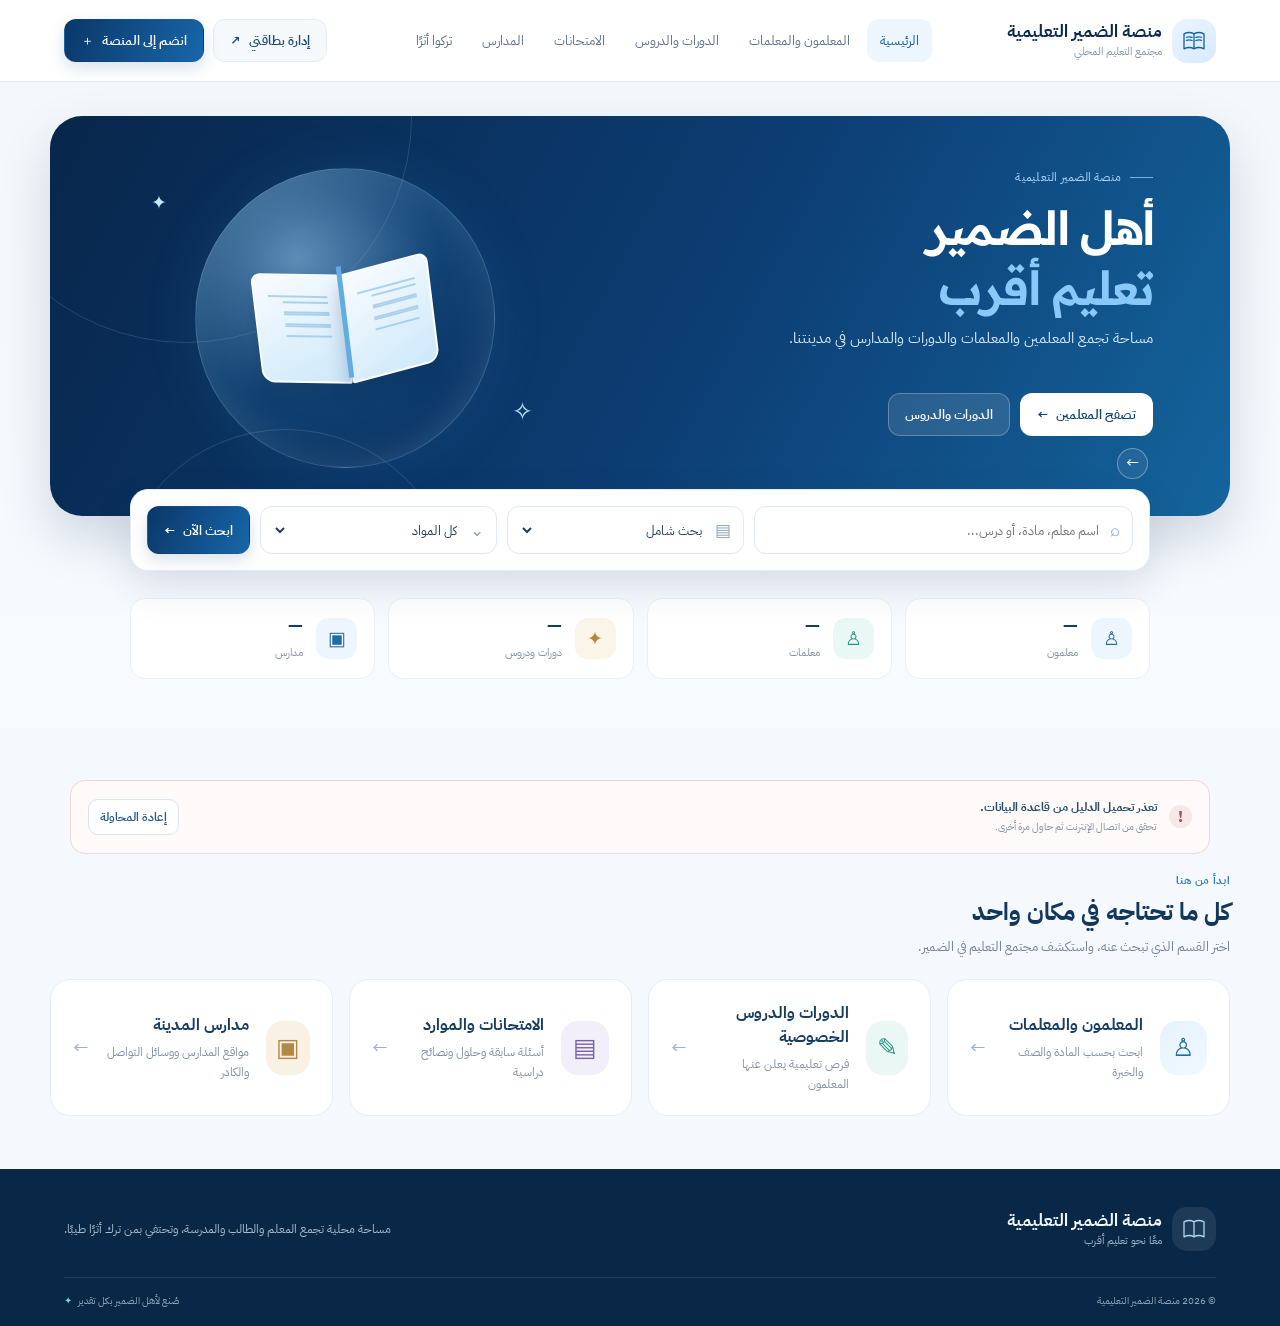
<file: index.html>
<!doctype html>
<html lang="ar" dir="rtl">
  <head>
    <meta charset="UTF-8" />
    <meta name="viewport" content="width=device-width, initial-scale=1.0" />
    <meta name="theme-color" content="#09294f" />
    <meta name="description" content="منصة الضمير التعليمية تجمع المعلمين والمعلمات والدورات والمدارس في مدينة الضمير." />
    <title>منصة الضمير التعليمية — دليل المعلمين والدورات في الضمير</title>
    <link rel="stylesheet" href="styles.css" />
    <script defer src="supabase-config.js"></script>
    <script defer src="app.js"></script>
  </head>
  <body data-page="public">
    <header class="site-header">
      <a class="brand" href="#home" data-view="home" aria-label="منصة الضمير التعليمية - الرئيسية">
        <span class="brand-mark" aria-hidden="true"><svg viewBox="0 0 48 48"><path d="M8 12.5c5.7-2.8 11.1-2.8 16 0v24c-4.9-2.8-10.3-2.8-16 0v-24Zm32 0c-5.7-2.8-11.1-2.8-16 0v24c4.9-2.8 10.3-2.8 16 0v-24Z"/><path d="M12 18c3.4-1.2 6.2-.9 9 .2M12 23c3.4-1.2 6.2-.9 9 .2m15-5.2c-3.4-1.2-6.2-.9-9 .2m9 4.8c-3.4-1.2-6.2-.9-9 .2"/></svg></span>
        <span class="brand-copy"><strong>منصة الضمير التعليمية</strong><small>مجتمع التعليم المحلي</small></span>
      </a>
      <nav class="main-nav" aria-label="التنقل الرئيسي">
        <button class="nav-link active" data-view="home">الرئيسية</button>
        <button class="nav-link" data-view="teachers">المعلمون والمعلمات</button>
        <button class="nav-link" data-view="lessons">الدورات والدروس</button>
        <button class="nav-link" data-view="exams">الامتحانات</button>
        <button class="nav-link" data-view="schools">المدارس</button>
        <button class="nav-link" data-view="memorials">تركوا أثرًا</button>
      </nav>
      <div class="header-actions">
        <button class="btn btn-quiet header-manage" data-view="manage">إدارة بطاقتي <span aria-hidden="true">↗</span></button>
        <button class="btn btn-primary header-apply" data-view="apply">انضم إلى المنصة <span aria-hidden="true">＋</span></button>
        <button class="mobile-menu" aria-label="فتح القائمة" aria-expanded="false">☰</button>
      </div>
    </header>

    <main id="app" tabindex="-1"></main>

    <footer class="site-footer">
      <div class="footer-main">
        <a class="brand brand-footer" href="#home" data-view="home"><span class="brand-mark" aria-hidden="true"><svg viewBox="0 0 48 48"><path d="M8 12.5c5.7-2.8 11.1-2.8 16 0v24c-4.9-2.8-10.3-2.8-16 0v-24Zm32 0c-5.7-2.8-11.1-2.8-16 0v24c4.9-2.8 10.3-2.8 16 0v-24Z"/></svg></span><span class="brand-copy"><strong>منصة الضمير التعليمية</strong><small>معًا نحو تعليم أقرب</small></span></a>
        <p>مساحة محلية تجمع المعلم والطالب والمدرسة، وتحتفي بمن ترك أثرًا طيبًا.</p>
      </div>
      <div class="footer-bottom"><span>© <span id="year"></span> منصة الضمير التعليمية</span><span>صُنع لأهل الضمير بكل تقدير <b>✦</b></span></div>
    </footer>
    <div id="modal-root"></div>
    <div id="toast-root" aria-live="polite"></div>
  </body>
</html>
</file>
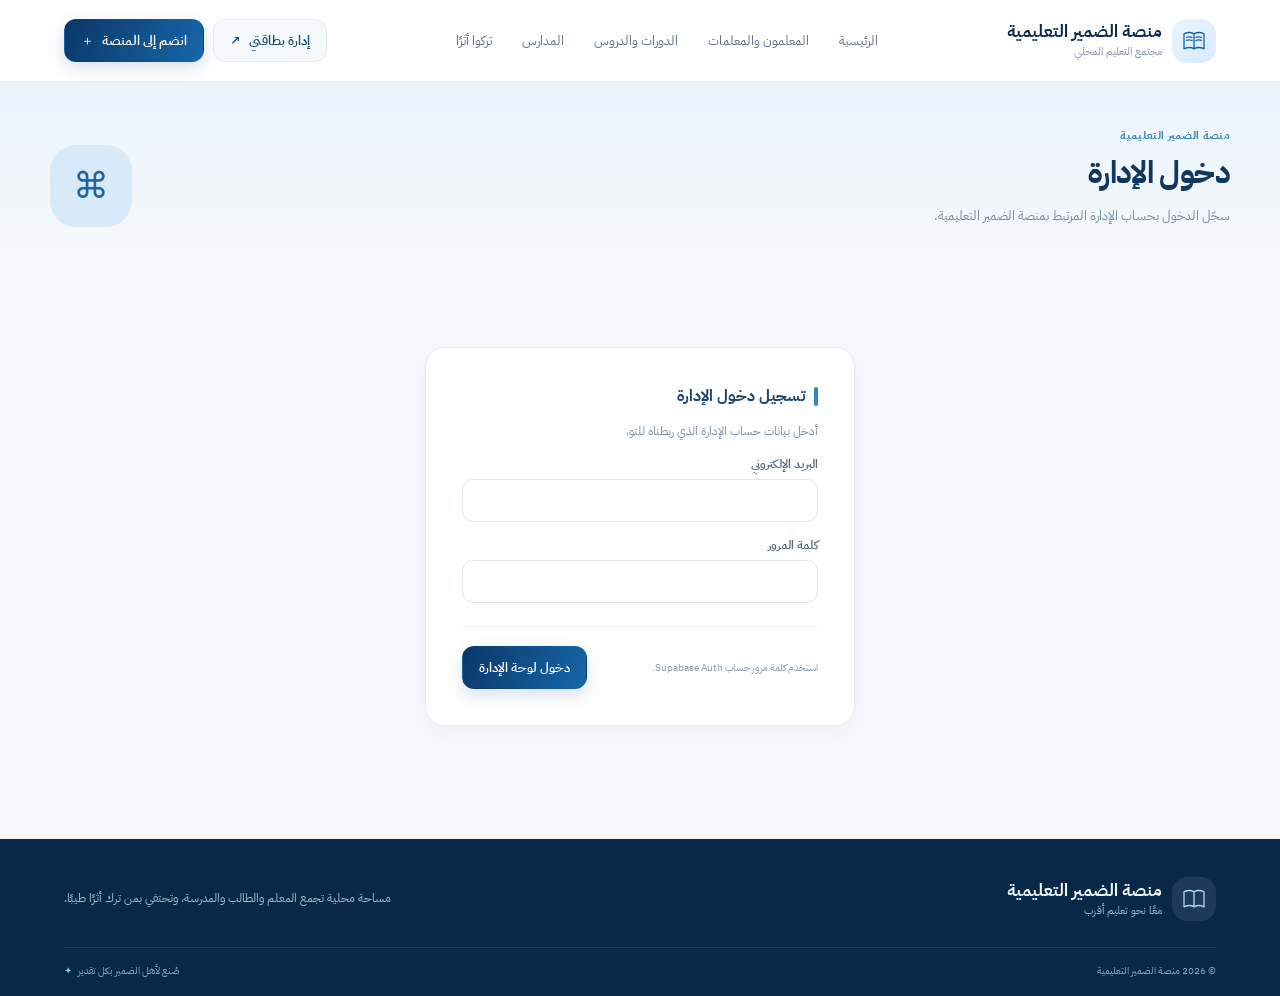
<file: admin.html>
<!doctype html>
<html lang="ar" dir="rtl">
  <head>
    <meta charset="UTF-8" />
    <meta name="viewport" content="width=device-width, initial-scale=1.0" />
    <meta name="theme-color" content="#09294f" />
    <meta name="description" content="منصة الضمير التعليمية — المعلمون والمعلمات، الدورات، الدروس الخصوصية، والمدارس في مدينة الضمير." />
    <title>إدارة المنصة — منصة الضمير التعليمية</title>
    <link rel="stylesheet" href="styles.css" />
    <script defer src="supabase-config.js"></script>
    <script defer src="app.js"></script>
  </head>
  <body data-page="admin">
    <header class="site-header">
      <a class="brand" href="#home" data-view="home" aria-label="منصة الضمير التعليمية - الرئيسية">
        <span class="brand-mark" aria-hidden="true"><svg viewBox="0 0 48 48"><path d="M8 12.5c5.7-2.8 11.1-2.8 16 0v24c-4.9-2.8-10.3-2.8-16 0v-24Zm32 0c-5.7-2.8-11.1-2.8-16 0v24c4.9-2.8 10.3-2.8 16 0v-24Z"/><path d="M12 18c3.4-1.2 6.2-.9 9 .2M12 23c3.4-1.2 6.2-.9 9 .2m15-5.2c-3.4-1.2-6.2-.9-9 .2m9 4.8c-3.4-1.2-6.2-.9-9 .2"/></svg></span>
        <span class="brand-copy"><strong>منصة الضمير التعليمية</strong><small>مجتمع التعليم المحلي</small></span>
      </a>
      <nav class="main-nav" aria-label="التنقل الرئيسي">
        <button class="nav-link active" data-view="home">الرئيسية</button>
        <button class="nav-link" data-view="teachers">المعلمون والمعلمات</button>
        <button class="nav-link" data-view="lessons">الدورات والدروس</button>
        <button class="nav-link" data-view="schools">المدارس</button>
        <button class="nav-link" data-view="memorials">تركوا أثرًا</button>
      </nav>
      <div class="header-actions">
        <button class="btn btn-quiet header-manage" data-view="manage">إدارة بطاقتي <span aria-hidden="true">↗</span></button>
        <button class="btn btn-primary header-apply" data-view="apply">انضم إلى المنصة <span aria-hidden="true">＋</span></button>
        <button class="mobile-menu" aria-label="فتح القائمة" aria-expanded="false">☰</button>
      </div>
    </header>

    <main id="app" tabindex="-1"></main>

    <footer class="site-footer">
      <div class="footer-main">
        <a class="brand brand-footer" href="#home" data-view="home"><span class="brand-mark" aria-hidden="true"><svg viewBox="0 0 48 48"><path d="M8 12.5c5.7-2.8 11.1-2.8 16 0v24c-4.9-2.8-10.3-2.8-16 0v-24Zm32 0c-5.7-2.8-11.1-2.8-16 0v24c4.9-2.8 10.3-2.8 16 0v-24Z"/></svg></span><span class="brand-copy"><strong>منصة الضمير التعليمية</strong><small>معًا نحو تعليم أقرب</small></span></a>
        <p>مساحة محلية تجمع المعلم والطالب والمدرسة، وتحتفي بمن ترك أثرًا طيبًا.</p>
      </div>
      <div class="footer-bottom"><span>© <span id="year"></span> منصة الضمير التعليمية</span><span>صُنع لأهل الضمير بكل تقدير <b>✦</b></span></div>
    </footer>
    <div id="modal-root"></div>
    <div id="toast-root" aria-live="polite"></div>
  </body>
</html>
</file>
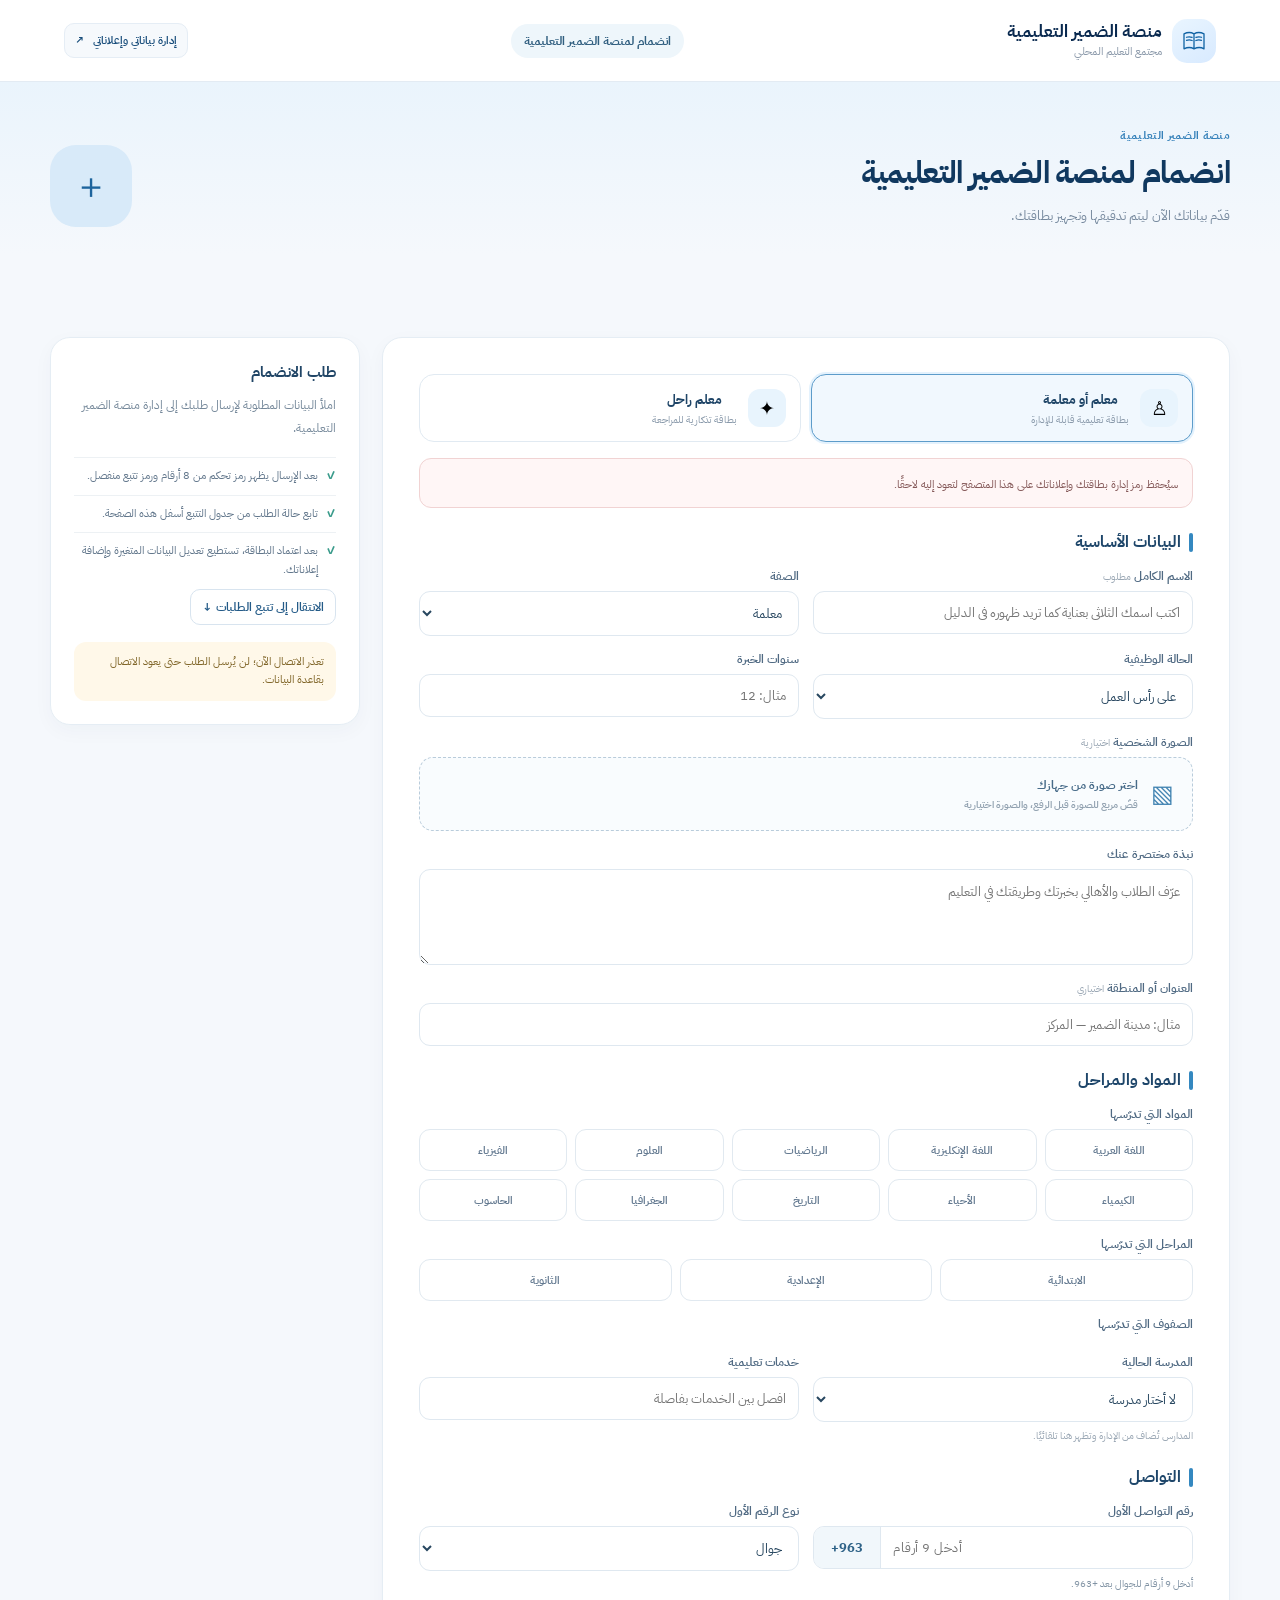
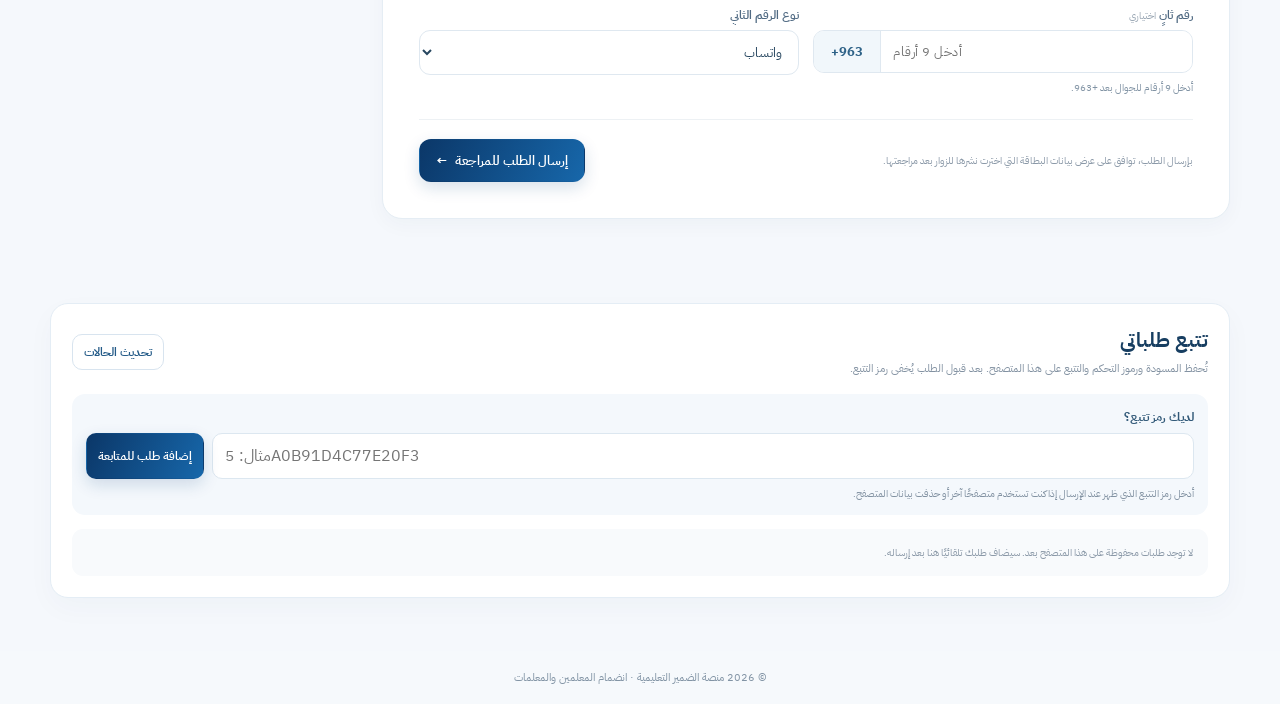
<file: apply.html>
<!doctype html>
<html lang="ar" dir="rtl">
  <head>
    <meta charset="UTF-8" />
    <meta name="viewport" content="width=device-width, initial-scale=1.0" />
    <meta name="theme-color" content="#09294f" />
    <meta name="description" content="انضم إلى منصة الضمير التعليمية عبر تقديم بياناتك للمراجعة." />
    <title>انضمام لمنصة الضمير التعليمية</title>
    <link rel="stylesheet" href="styles.css" />
    <script defer src="supabase-config.js"></script>
    <script defer src="app.js"></script>
  </head>
  <body data-page="apply">
    <header class="site-header apply-standalone-header">
  <div class="brand" aria-label="منصة الضمير التعليمية">
    <span class="brand-mark" aria-hidden="true"><svg viewBox="0 0 48 48"><path d="M8 12.5c5.7-2.8 11.1-2.8 16 0v24c-4.9-2.8-10.3-2.8-16 0v-24Zm32 0c-5.7-2.8-11.1-2.8-16 0v24c5.7-2.8 11.1-2.8 16 0v-24Z"/><path d="M12 18c3.4-1.2 6.2-.9 9 .2M12 23c3.4-1.2 6.2-.9 9 .2m15-5.2c-3.4-1.2-6.2-.9-9 .2m9 4.8c-3.4-1.2-6.2-.9-9 .2"/></svg></span>
    <span class="brand-copy"><strong>منصة الضمير التعليمية</strong><small>مجتمع التعليم المحلي</small></span>
  </div>
  <span class="apply-standalone-title">انضمام لمنصة الضمير التعليمية</span>
  <a class="btn btn-quiet btn-small apply-manage-link" href="manage.html">إدارة بياناتي وإعلاناتي <span aria-hidden="true">↗</span></a>
</header>

    <main id="app" tabindex="-1"></main>

    <footer class="apply-standalone-footer">© <span id="year"></span> منصة الضمير التعليمية · انضمام المعلمين والمعلمات</footer>
    <div id="modal-root"></div>
    <div id="toast-root" aria-live="polite"></div>
  </body>
</html>
</file>
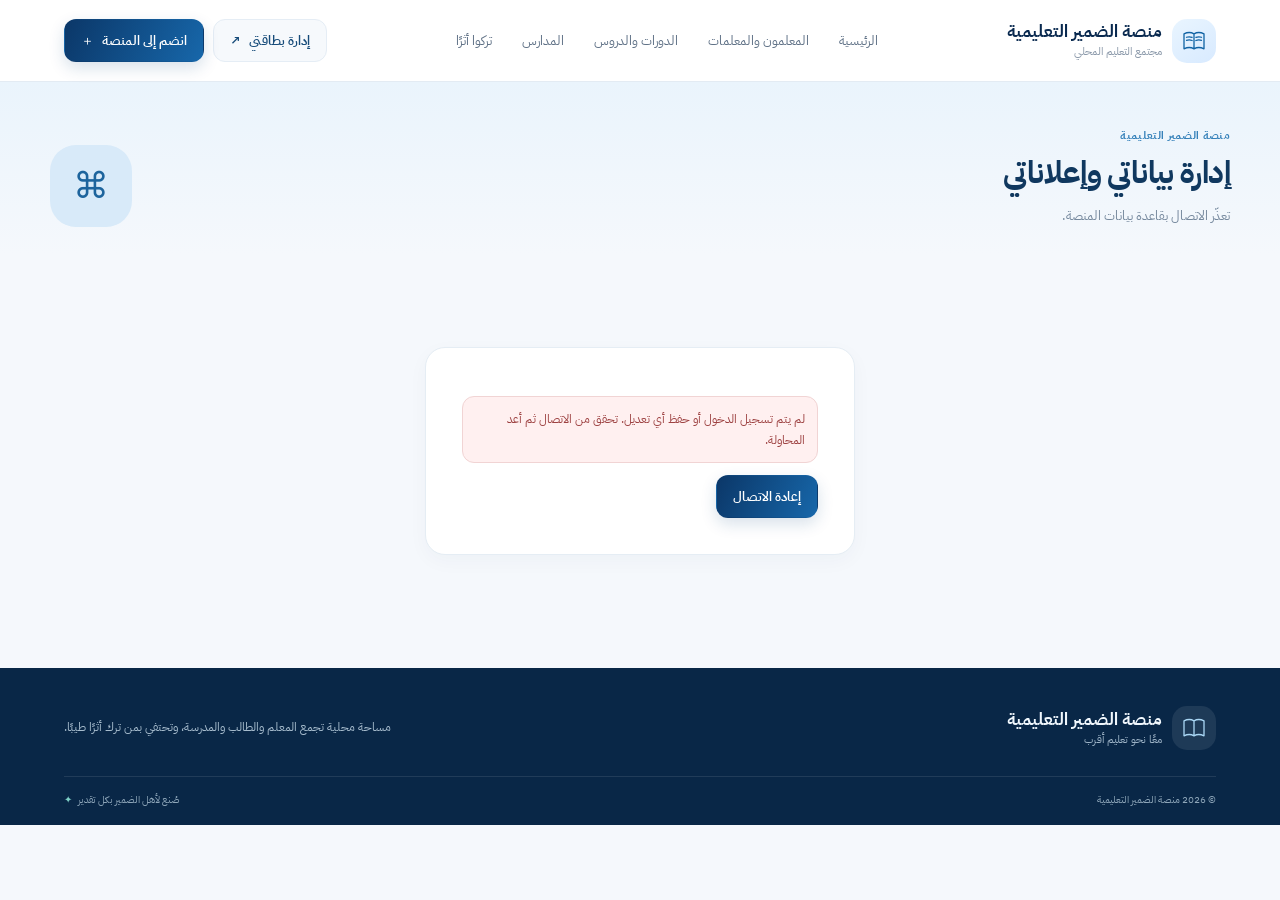
<file: manage.html>
<!doctype html>
<html lang="ar" dir="rtl">
  <head>
    <meta charset="UTF-8" />
    <meta name="viewport" content="width=device-width, initial-scale=1.0" />
    <meta name="theme-color" content="#09294f" />
    <meta name="description" content="منصة الضمير التعليمية — المعلمون والمعلمات، الدورات، الدروس الخصوصية، والمدارس في مدينة الضمير." />
    <title>إدارة بطاقة المعلم — منصة الضمير التعليمية</title>
    <link rel="stylesheet" href="styles.css" />
    <script defer src="supabase-config.js"></script>
    <script defer src="app.js"></script>
  </head>
  <body data-page="manage">
    <header class="site-header">
      <a class="brand" href="#home" data-view="home" aria-label="منصة الضمير التعليمية - الرئيسية">
        <span class="brand-mark" aria-hidden="true"><svg viewBox="0 0 48 48"><path d="M8 12.5c5.7-2.8 11.1-2.8 16 0v24c-4.9-2.8-10.3-2.8-16 0v-24Zm32 0c-5.7-2.8-11.1-2.8-16 0v24c4.9-2.8 10.3-2.8 16 0v-24Z"/><path d="M12 18c3.4-1.2 6.2-.9 9 .2M12 23c3.4-1.2 6.2-.9 9 .2m15-5.2c-3.4-1.2-6.2-.9-9 .2m9 4.8c-3.4-1.2-6.2-.9-9 .2"/></svg></span>
        <span class="brand-copy"><strong>منصة الضمير التعليمية</strong><small>مجتمع التعليم المحلي</small></span>
      </a>
      <nav class="main-nav" aria-label="التنقل الرئيسي">
        <button class="nav-link active" data-view="home">الرئيسية</button>
        <button class="nav-link" data-view="teachers">المعلمون والمعلمات</button>
        <button class="nav-link" data-view="lessons">الدورات والدروس</button>
        <button class="nav-link" data-view="schools">المدارس</button>
        <button class="nav-link" data-view="memorials">تركوا أثرًا</button>
      </nav>
      <div class="header-actions">
        <button class="btn btn-quiet header-manage" data-view="manage">إدارة بطاقتي <span aria-hidden="true">↗</span></button>
        <button class="btn btn-primary header-apply" data-view="apply">انضم إلى المنصة <span aria-hidden="true">＋</span></button>
        <button class="mobile-menu" aria-label="فتح القائمة" aria-expanded="false">☰</button>
      </div>
    </header>

    <main id="app" tabindex="-1"></main>

    <footer class="site-footer">
      <div class="footer-main">
        <a class="brand brand-footer" href="#home" data-view="home"><span class="brand-mark" aria-hidden="true"><svg viewBox="0 0 48 48"><path d="M8 12.5c5.7-2.8 11.1-2.8 16 0v24c-4.9-2.8-10.3-2.8-16 0v-24Zm32 0c-5.7-2.8-11.1-2.8-16 0v24c4.9-2.8 10.3-2.8 16 0v-24Z"/></svg></span><span class="brand-copy"><strong>منصة الضمير التعليمية</strong><small>معًا نحو تعليم أقرب</small></span></a>
        <p>مساحة محلية تجمع المعلم والطالب والمدرسة، وتحتفي بمن ترك أثرًا طيبًا.</p>
      </div>
      <div class="footer-bottom"><span>© <span id="year"></span> منصة الضمير التعليمية</span><span>صُنع لأهل الضمير بكل تقدير <b>✦</b></span></div>
    </footer>
    <div id="modal-root"></div>
    <div id="toast-root" aria-live="polite"></div>
  </body>
</html>
</file>
<file: styles.css>
@import url('https://fonts.googleapis.com/css2?family=IBM+Plex+Sans+Arabic:wght@400;500;600;700&family=Readex+Pro:wght@400;500;600;700&display=swap');

:root{--navy:#09294f;--navy-2:#0d3768;--blue:#1763a9;--blue-2:#3687cb;--sky:#e8f4ff;--ink:#182c42;--muted:#718198;--line:#e4ebf2;--paper:#fff;--bg:#f5f8fc;--teal:#2c9a94;--gold:#c39243;--shadow:0 14px 38px rgba(20,52,86,.09);--radius:20px;font-family:'IBM Plex Sans Arabic','Readex Pro',Tahoma,sans-serif;color:var(--ink);font-synthesis:none;text-rendering:optimizeLegibility}
*{box-sizing:border-box}html{scroll-behavior:smooth}body{margin:0;background:var(--bg);min-width:320px}button,input,select,textarea{font:inherit}button{cursor:pointer}a{color:inherit;text-decoration:none}.site-header{height:82px;padding:0 clamp(18px,5vw,78px);display:flex;align-items:center;justify-content:space-between;background:#fff;border-bottom:1px solid rgba(218,229,239,.75);position:sticky;top:0;z-index:20}.brand{display:flex;align-items:center;gap:10px;min-width:max-content}.brand-mark{width:44px;height:44px;border-radius:15px;background:linear-gradient(145deg,#e9f5ff,#d8eaff);display:grid;place-items:center}.brand-mark svg{width:30px;height:30px;fill:none;stroke:#1264a5;stroke-width:2.1;stroke-linecap:round;stroke-linejoin:round}.brand-copy{display:flex;flex-direction:column;line-height:1.3}.brand-copy strong{font-size:17px;color:var(--navy);font-weight:700}.brand-copy small{font-size:11px;color:#8a98a9;margin-top:2px}.main-nav{display:flex;align-items:center;gap:4px}.nav-link{border:0;background:transparent;padding:12px 13px;color:#5f7186;border-radius:12px;font-size:13px;white-space:nowrap;transition:.2s}.nav-link:hover,.nav-link.active{background:#edf5fd;color:#145b99}.header-actions{display:flex;align-items:center;gap:9px}.btn{border:1px solid transparent;border-radius:12px;padding:11px 16px;font-size:13px;font-weight:600;display:inline-flex;align-items:center;justify-content:center;gap:8px;transition:transform .18s,box-shadow .18s,background .18s;white-space:nowrap}.btn:hover{transform:translateY(-1px)}.btn-primary{background:linear-gradient(115deg,#0b3768,#1767aa);color:#fff;box-shadow:0 6px 16px rgba(14,70,122,.16)}.btn-primary:hover{box-shadow:0 9px 20px rgba(14,70,122,.22)}.btn-quiet{background:#f6f9fc;border-color:#e5edf5;color:#174c7a}.btn-outline{background:#fff;border-color:#d8e4ef;color:#245b88}.btn-danger{background:#fff0f0;color:#a94343;border-color:#f4d5d5}.btn-small{padding:8px 11px;font-size:12px;border-radius:10px}.mobile-menu{display:none;border:1px solid var(--line);background:white;border-radius:10px;width:42px;height:40px;color:var(--navy);font-size:18px}
#app{min-height:60vh}.container{width:min(1180px,calc(100% - 40px));margin:auto}.hero-wrap{background:linear-gradient(180deg,#f4f8fc 0%,#f7faff 100%);padding:34px 0 48px}.hero{position:relative;overflow:hidden;border-radius:32px;min-height:376px;background:linear-gradient(118deg,#08264b 0%,#0c3d73 55%,#14649c 100%);display:grid;grid-template-columns:1.15fr .85fr;color:white;padding:52px clamp(26px,6vw,78px);box-shadow:0 22px 50px rgba(9,41,79,.17)}.hero:before,.hero:after{content:"";position:absolute;border:1px solid rgba(255,255,255,.13);border-radius:50%;pointer-events:none}.hero:before{width:450px;height:450px;left:-90px;top:-225px}.hero:after{width:340px;height:340px;left:65px;bottom:-255px}.hero-content{position:relative;z-index:2;align-self:center;max-width:625px}.eyebrow{font-size:12px;letter-spacing:.02em;color:#add9ff;display:flex;align-items:center;gap:9px}.eyebrow:before{content:"";height:1px;width:23px;background:#6eb7ed}.hero h1{font-family:'Readex Pro','IBM Plex Sans Arabic',sans-serif;font-size:clamp(29px,4vw,47px);line-height:1.42;margin:15px 0 10px;max-width:590px;font-weight:600;letter-spacing:-.04em}.hero h1 em{font-style:normal;color:#89c9fa}.hero-desc{font-size:15px;line-height:1.9;color:#d7eaff;max-width:520px;margin:0 0 27px}.hero-actions{display:flex;gap:10px;flex-wrap:wrap}.hero .btn-white{background:#fff;color:#104374}.btn-glass{background:rgba(255,255,255,.11);color:#fff;border-color:rgba(255,255,255,.26);backdrop-filter:blur(8px)}.hero-art{position:relative;display:grid;place-items:center;min-height:250px}.hero-orb{width:min(300px,25vw);aspect-ratio:1;border-radius:50%;background:radial-gradient(circle at 34% 30%,rgba(157,215,255,.56),rgba(49,139,205,.18) 50%,rgba(9,41,79,.03) 72%);border:1px solid rgba(200,235,255,.25);display:grid;place-items:center;box-shadow:inset 0 0 45px rgba(196,233,255,.18),0 0 55px rgba(63,157,219,.12);position:relative}.book-art{width:178px;height:146px;position:relative;transform:rotate(-7deg)}.book-page{position:absolute;bottom:13px;width:89px;height:110px;background:linear-gradient(155deg,#f9fcff,#cde8fa);border:2px solid rgba(255,255,255,.88);box-shadow:0 14px 22px #05264c55}.book-page.left{right:50%;transform:skewY(8deg);border-radius:10px 2px 3px 12px}.book-page.right{left:50%;transform:skewY(-8deg);border-radius:2px 10px 12px 3px}.book-spine{position:absolute;bottom:13px;right:calc(50% - 2px);height:112px;width:5px;background:#62ace4;z-index:2}.book-lines{position:absolute;inset:20px 13px 0;border-top:2px solid #9dc8e8;opacity:.8}.book-lines:after,.book-lines:before{content:"";position:absolute;right:0;top:14px;width:45px;height:2px;background:#9dc8e8;box-shadow:0 12px #9dc8e8,0 24px #9dc8e8}.book-lines:before{top:4px}.hero-star{position:absolute;color:#c1e9ff;font-size:19px}.hero-star.s1{top:20px;left:24px}.hero-star.s2{right:30px;bottom:34px;font-size:25px}.slide-controls{display:flex;align-items:center;gap:7px;margin-top:28px}.slide-dot{width:7px;height:7px;padding:0;border:0;border-radius:20px;background:#ffffff66;transition:.25s}.slide-dot.active{width:25px;background:#fff}.slide-arrow{border:1px solid #ffffff55;background:#ffffff11;color:#fff;border-radius:50%;width:31px;height:31px;margin-right:5px}.hero-slide{animation:fadeup .35s ease}@keyframes fadeup{from{opacity:.5;transform:translateY(8px)}to{opacity:1;transform:none}}
.search-panel{position:relative;margin:-27px auto 0;z-index:3;width:min(1020px,calc(100% - 70px));background:#fff;border:1px solid #e7edf4;border-radius:18px;padding:16px;display:grid;grid-template-columns:1.15fr .72fr .72fr auto;gap:10px;box-shadow:0 16px 40px rgba(20,53,83,.12)}.search-field{display:flex;align-items:center;gap:9px;padding:0 12px;border:1px solid #e2e9f0;border-radius:12px;background:#fff;min-height:48px;min-width:0}.search-field .field-icon{font-size:17px;color:#8ca1b8}.search-field input,.search-field select{border:0;outline:0;min-width:0;width:100%;background:transparent;color:#263e57;font-size:13px}.search-field select{cursor:pointer}.search-panel .btn{min-height:48px}.stats-row{display:grid;grid-template-columns:repeat(4,1fr);gap:13px;margin:27px auto 0;width:min(1020px,calc(100% - 70px))}.stat-card{display:flex;align-items:center;gap:13px;background:#fff;border:1px solid #ebf0f5;border-radius:15px;padding:15px 17px}.stat-icon{width:41px;height:41px;border-radius:13px;display:grid;place-items:center;background:#edf6ff;color:#236ba5;font-size:19px}.stat-icon.teal{background:#e9f7f5;color:#26938b}.stat-icon.gold{background:#fbf4e8;color:#b7873b}.stat-card strong{display:block;font-size:19px;color:#143b62;line-height:1.3}.stat-card span:last-child{font-size:11px;color:#8492a3}
.section{padding:53px 0}.section-white{background:#fff}.section-head{display:flex;align-items:end;justify-content:space-between;gap:16px;margin-bottom:23px}.section-kicker{font-size:11px;color:#3480b9;font-weight:700;margin-bottom:5px;letter-spacing:.03em}.section-head h2{font-size:24px;color:#12375d;margin:0;font-weight:700}.section-head p{font-size:13px;color:var(--muted);margin:7px 0 0}.text-link{border:0;background:transparent;color:#1f6a9f;font-size:13px;font-weight:700;padding:10px 0;white-space:nowrap}.text-link:hover{color:#0a3c69}.quick-grid{display:grid;grid-template-columns:repeat(3,1fr);gap:16px}.quick-card{background:#fff;border:1px solid #e7edf4;border-radius:20px;padding:21px 22px;display:flex;align-items:center;gap:17px;min-height:115px;transition:.2s;cursor:pointer}.quick-card:hover,.teacher-card:hover,.listing-card:hover,.school-card:hover{transform:translateY(-3px);box-shadow:var(--shadow)}.quick-icon{width:54px;height:54px;border-radius:17px;display:grid;place-items:center;background:linear-gradient(145deg,#e5f3ff,#f1f8ff);color:#1b6ca8;font-size:25px}.quick-card:nth-child(2) .quick-icon{background:#eaf7f5;color:#2f938a}.quick-card:nth-child(3) .quick-icon{background:#faf1e5;color:#b38745}.quick-card h3{margin:0;color:#173d63;font-size:16px}.quick-card p{margin:5px 0 0;font-size:12px;color:#8190a2;line-height:1.7}.quick-arrow{margin-right:auto;font-size:19px;color:#9eb0c1}.teacher-grid,.listing-grid,.school-grid,.memorial-grid{display:grid;grid-template-columns:repeat(3,minmax(0,1fr));gap:16px}.teacher-card,.listing-card,.school-card,.memorial-card{background:#fff;border:1px solid #e7edf4;border-radius:20px;overflow:hidden;transition:.22s;position:relative}.teacher-card{padding:18px}.teacher-top{display:flex;align-items:flex-start;gap:13px}.avatar{width:67px;height:67px;flex:0 0 67px;border-radius:20px;display:grid;place-items:center;background:linear-gradient(145deg,#d9efff,#f0f8ff);color:#1a6198;font-size:22px;font-weight:700;position:relative;overflow:hidden}.avatar img,.memorial-photo img{width:100%;height:100%;object-fit:cover;position:absolute;inset:0}.avatar-female{background:linear-gradient(145deg,#f7e5ef,#fff5f9);color:#9d5677}.teacher-name{font-size:16px;font-weight:700;color:#173957;margin:2px 0 4px}.teacher-subject{font-size:12px;color:#71839a}.teacher-meta{display:flex;gap:7px;flex-wrap:wrap;margin-top:12px}.tag{font-size:10px;padding:5px 9px;border-radius:999px;background:#eff6fc;color:#3d6b91}.tag.retired{background:#fff4e1;color:#9c702c}.tag.gender{background:#f1f1fb;color:#6767a1}.teacher-bio{font-size:12px;line-height:1.9;color:#74849a;margin:13px 0 12px;min-height:45px}.card-bottom{border-top:1px solid #edf1f5;padding-top:12px;display:flex;align-items:center;justify-content:space-between;gap:8px}.teacher-exp{font-size:11px;color:#8090a2}.teacher-actions{display:flex;gap:6px}.icon-btn{width:34px;height:34px;border:1px solid #e2ebf3;background:#f9fcff;color:#286795;border-radius:11px;font-size:15px;display:grid;place-items:center}.icon-btn:hover{background:#eaf4fc}.badge-sample{position:absolute;top:15px;left:16px;font-size:9px;background:#f4f6f9;color:#778597;padding:4px 7px;border-radius:7px}.listing-card{padding:0}.listing-cover{height:120px;padding:17px;display:flex;align-items:flex-end;background:linear-gradient(130deg,#c3e5fa,#f0f8ff);position:relative;overflow:hidden}.listing-cover:before,.listing-cover:after{content:"";position:absolute;border:1px solid #ffffffab;border-radius:50%}.listing-cover:before{width:190px;height:190px;left:-54px;top:-104px}.listing-cover:after{width:110px;height:110px;left:50px;top:-60px}.listing-cover.teal-cover{background:linear-gradient(130deg,#bde8de,#eef9f6)}.listing-cover.course-cover{background:linear-gradient(130deg,#dcecf8,#eaf6f4)}.listing-cover .tag{position:relative;z-index:1;background:#ffffffc9;color:#336586}.listing-content{padding:16px}.listing-content h3{font-size:15px;margin:0;color:#173b5d}.listing-teacher{font-size:11px;color:#8191a1;margin:5px 0 10px}.listing-content p{margin:0 0 14px;color:#73849a;font-size:12px;line-height:1.8;min-height:42px}.listing-footer{display:flex;align-items:center;justify-content:space-between;border-top:1px solid #edf1f5;padding-top:11px;font-size:11px;color:#8191a1}.listing-price{font-weight:700;color:#28648e}.school-card{padding:19px}.school-mark{width:51px;height:51px;border-radius:16px;display:grid;place-items:center;background:#eaf4fc;color:#2c70a2;font-size:23px;margin-bottom:14px}.school-card h3{margin:0;font-size:16px;color:#173b5d}.school-type{color:#8492a2;font-size:11px;margin-top:4px}.school-address{font-size:12px;color:#71839a;line-height:1.8;margin:12px 0 14px;min-height:43px}.school-footer{display:flex;align-items:center;justify-content:space-between;border-top:1px solid #edf1f5;padding-top:12px}.school-footer span{font-size:11px;color:#8191a1}.memorial-card{padding-bottom:17px;border-color:#e8e8e8}.memorial-photo{height:auto;aspect-ratio:4/5;background:linear-gradient(145deg,#293441,#111923);position:relative;overflow:hidden;display:grid;place-items:center;color:#d7dde3}.memorial-photo:after{content:"";position:absolute;inset:0;background:linear-gradient(0deg,rgba(4,11,18,.52),transparent 65%)}.memorial-monogram{font-size:48px;font-weight:700;opacity:.7}.mourning-ribbon{position:absolute;z-index:2;top:15px;right:-38px;transform:rotate(36deg);background:#111820;color:#fff;width:145px;text-align:center;padding:6px 0;font-size:10px;letter-spacing:.04em;box-shadow:0 3px 10px #0005}.memorial-copy{padding:15px 17px 0}.memorial-copy h3{margin:0;color:#293846;font-size:16px}.memorial-copy p{font-size:12px;line-height:1.9;color:#7a8791;margin:7px 0 0}.impact-strip{margin-top:24px;background:linear-gradient(110deg,#f3f7fb,#edf5fb);border:1px solid #e4edf4;border-radius:19px;padding:19px 22px;display:flex;align-items:center;justify-content:space-between;gap:14px}.impact-strip strong{color:#234e73;font-size:14px}.impact-strip span{display:block;color:#8595a5;font-size:12px;margin-top:3px}.impact-mark{font-size:25px;color:#7197b3}
.page-hero{padding:45px 0 27px;background:linear-gradient(180deg,#eaf4fc,#f5f8fc)}.page-hero-inner{display:flex;align-items:end;justify-content:space-between;gap:24px}.page-hero h1{font-size:31px;color:#10385f;margin:0;letter-spacing:-.02em}.page-hero p{color:#75889d;font-size:13px;margin:8px 0 0;line-height:1.8}.page-hero .page-hero-icon{width:82px;height:82px;border-radius:26px;display:grid;place-items:center;background:#d8eaf9;color:#1d649d;font-size:36px}.toolbar{background:#fff;border:1px solid #e6edf4;border-radius:16px;padding:13px;display:flex;gap:9px;align-items:center;margin:22px 0 18px;flex-wrap:wrap}.toolbar .search-field{flex:1;min-width:220px}.toolbar select{min-width:155px}.result-count{font-size:12px;color:#73869b;margin-bottom:16px}.count-pills{display:flex;gap:7px;flex-wrap:wrap;margin:14px 0 18px}.count-pill{border:1px solid #e2eaf1;background:#fff;border-radius:999px;padding:7px 12px;color:#627991;font-size:11px}.count-pill b{color:#204f78;margin-right:4px}.count-pill.active{border-color:#a8cce8;background:#eff7fd;color:#1e6192}.pagination-row{display:flex;justify-content:center;padding:26px 0 8px}.empty-state{background:#fff;border:1px dashed #d8e4ee;border-radius:18px;padding:52px 20px;text-align:center;color:#7c8ea0}.empty-icon{font-size:33px;margin-bottom:12px}.empty-state h3{margin:0 0 7px;color:#244a6c;font-size:17px}.empty-state p{margin:0;font-size:13px;line-height:1.8}
.form-layout{display:grid;grid-template-columns:minmax(0,1fr) 310px;gap:22px;padding:30px 0 56px}.form-card,.side-card,.panel-card{background:#fff;border:1px solid #e5edf4;border-radius:20px;box-shadow:0 6px 20px rgba(20,52,86,.035)}.form-card{padding:clamp(20px,4vw,36px)}.side-card{padding:23px;height:max-content;position:sticky;top:104px}.form-choice{display:grid;grid-template-columns:1fr 1fr;gap:10px;margin-bottom:23px}.choice-card{border:1px solid #e1eaf2;border-radius:15px;padding:14px;cursor:pointer;display:flex;align-items:center;gap:11px;background:white}.choice-card.selected{border-color:#5d9cca;background:#f1f8fe;box-shadow:0 0 0 2px #e4f2fd}.choice-card .choice-emoji{width:38px;height:38px;background:#e8f4fd;border-radius:12px;display:grid;place-items:center;font-size:19px}.choice-card strong{font-size:13px;color:#204668;display:block}.choice-card small{font-size:10px;color:#8a9aab;display:block;margin-top:3px}.form-section-title{font-size:16px;color:#1e466a;margin:22px 0 13px;display:flex;align-items:center;gap:8px}.form-section-title:before{content:"";width:4px;height:19px;background:#3488c0;border-radius:4px}.form-grid{display:grid;grid-template-columns:1fr 1fr;gap:14px}.field{display:flex;flex-direction:column;gap:6px}.field.full{grid-column:1/-1}.field label{font-size:12px;color:#506a83;font-weight:600}.field .hint{font-size:10px;color:#9aa7b4;font-weight:400}.field input,.field select,.field textarea{width:100%;padding:11px 12px;border-radius:11px;border:1px solid #dfe8f0;outline:0;color:#284760;background:#fff;font-size:13px;transition:border .2s,box-shadow .2s}.field input:focus,.field select:focus,.field textarea:focus{border-color:#6aa4ce;box-shadow:0 0 0 3px #e7f4fc}.field textarea{min-height:96px;resize:vertical;line-height:1.7}.checkbox-grid{display:flex;flex-wrap:wrap;gap:7px}.check-chip{position:relative}.check-chip input{position:absolute;opacity:0;width:1px;height:1px}.check-chip span{display:block;border:1px solid #e1e9f0;border-radius:999px;padding:7px 12px;color:#637990;background:#fff;font-size:11px;cursor:pointer}.check-chip input:checked+span{border-color:#74abd0;background:#eaf5fd;color:#1c6292}.upload-box{border:1px dashed #b9ccdb;border-radius:14px;background:#f9fcfe;padding:18px;display:flex;align-items:center;gap:13px;cursor:pointer}.upload-box .upload-symbol{font-size:24px;color:#4384b2}.upload-box strong{font-size:12px;color:#476b89;display:block}.upload-box small{font-size:10px;color:#90a0af;display:block;margin-top:3px}.upload-box input{display:none}.upload-preview{width:60px;height:60px;object-fit:cover;border-radius:14px}.form-footer{border-top:1px solid #edf1f4;margin-top:23px;padding-top:19px;display:flex;align-items:center;justify-content:space-between;gap:10px}.consent{font-size:10px;color:#8b99a8;line-height:1.7}.side-card h3{font-size:15px;color:#204566;margin:0 0 11px}.side-card p{font-size:12px;color:#75889a;line-height:1.9;margin:0}.side-list{list-style:none;padding:0;margin:17px 0 0}.side-list li{font-size:11px;color:#61768b;padding:9px 0;border-top:1px solid #edf1f4;display:flex;gap:8px;line-height:1.7}.side-list li:before{content:"✓";color:#3a9b8b;font-weight:700}.warning-note{padding:11px 12px;background:#fff8e9;color:#806629;border-radius:12px;font-size:11px;line-height:1.7;margin-top:17px}.code-display{background:#0d3155;color:#fff;border-radius:16px;padding:19px;margin:18px 0;text-align:center}.code-display small{display:block;color:#b8d6ef;font-size:11px}.code-display strong{display:block;font-size:31px;letter-spacing:.2em;margin:5px 0;font-family:monospace}.notice-success{background:#eaf8f4;border:1px solid #ccebe1;color:#276f60;border-radius:14px;padding:15px;font-size:13px;line-height:1.8;margin-top:18px}.notice-error{background:#fff0f0;border:1px solid #f1d4d4;color:#9d4141;border-radius:12px;padding:12px;font-size:12px;line-height:1.7;margin:12px 0}
.dashboard-layout{padding:29px 0 60px;display:grid;grid-template-columns:230px minmax(0,1fr);gap:20px}.dashboard-nav{background:#fff;border:1px solid #e5edf4;border-radius:18px;padding:13px;height:max-content;position:sticky;top:104px}.dashboard-nav button{border:0;width:100%;background:transparent;text-align:right;padding:12px;border-radius:11px;color:#6c7e92;font-size:12px}.dashboard-nav button.active,.dashboard-nav button:hover{background:#edf6fd;color:#1b6296}.dashboard-main{min-width:0}.dash-heading{display:flex;align-items:center;justify-content:space-between;gap:12px;margin:0 0 17px}.dash-heading h2{font-size:22px;color:#173e61;margin:0}.dash-heading p{font-size:12px;color:#8392a2;margin:5px 0 0}.dashboard-cards{display:grid;grid-template-columns:repeat(3,1fr);gap:12px;margin:17px 0}.dash-stat{background:#fff;border:1px solid #e5edf4;border-radius:15px;padding:16px}.dash-stat span{font-size:11px;color:#8090a1}.dash-stat strong{display:block;font-size:23px;color:#1c4d77;margin-top:5px}.request-card{background:#fff;border:1px solid #e4ecf3;border-radius:16px;padding:17px;margin-bottom:11px}.request-top{display:flex;align-items:flex-start;justify-content:space-between;gap:10px}.request-top h3{font-size:15px;color:#1e4667;margin:0}.request-date{font-size:10px;color:#92a0ad}.status-pill{font-size:10px;border-radius:999px;padding:5px 9px;background:#fff4e1;color:#986e2f;white-space:nowrap}.status-pill.approved{background:#eaf8f2;color:#34816b}.status-pill.rejected{background:#fff0f0;color:#a14d4d}.status-pill.needs_changes{background:#edf5ff;color:#4076a6}.request-details{display:flex;flex-wrap:wrap;gap:7px;margin:11px 0}.request-actions{display:flex;gap:7px;flex-wrap:wrap}.review-box{width:100%;border:1px solid #e1e9f0;border-radius:10px;padding:10px;margin:10px 0;font-size:12px;min-height:66px;resize:vertical}.admin-tabs{display:flex;gap:6px;border-bottom:1px solid #e6edf3;margin-bottom:16px;overflow-x:auto}.admin-tab{border:0;background:transparent;padding:11px 12px;color:#7b8d9e;font-size:12px;white-space:nowrap;border-bottom:2px solid transparent}.admin-tab.active{color:#205b89;border-color:#3184b8}.school-admin-row{display:grid;grid-template-columns:1fr auto;gap:12px;align-items:center;background:#fff;border:1px solid #e7edf3;border-radius:13px;padding:12px;margin:8px 0}.school-admin-row strong{font-size:13px;color:#214767}.school-admin-row small{display:block;color:#8191a0;font-size:10px;margin-top:3px}.login-card{max-width:430px;margin:40px auto 60px}.login-card h2{margin-top:0}.dashboard-lock{padding:15px;background:#f3f8fc;border-radius:12px;font-size:11px;color:#75889b;line-height:1.8;margin-top:15px}.manage-hero{background:linear-gradient(115deg,#0b2c54,#155e93);color:white;border-radius:20px;padding:22px 25px;margin-bottom:17px}.manage-hero h2{margin:0 0 5px;font-size:21px}.manage-hero p{margin:0;color:#d0e5f7;font-size:12px}.listing-manage-row{display:grid;grid-template-columns:1fr auto;gap:12px;padding:13px 0;border-bottom:1px solid #edf1f5;align-items:center}.listing-manage-row:last-child{border-bottom:0}.listing-manage-row strong{display:block;font-size:13px;color:#264c6b}.listing-manage-row small{font-size:10px;color:#8998a6}.small-actions{display:flex;gap:6px;flex-wrap:wrap;justify-content:flex-end}
.site-footer{background:#092747;color:#d2e2ef;padding:38px clamp(20px,5vw,76px) 18px}.footer-main{display:flex;align-items:center;justify-content:space-between;gap:25px;padding-bottom:26px}.brand-footer .brand-mark{background:#ffffff16}.brand-footer .brand-mark svg{stroke:#a9d6f4}.brand-footer .brand-copy strong{color:#f0f7fd}.brand-footer .brand-copy small{color:#9fb5c8}.footer-main p{font-size:12px;color:#a8bdce;margin:0;max-width:440px;line-height:1.8}.footer-admin{border:1px solid #ffffff35;background:transparent;color:#bfd1e0;border-radius:10px;padding:8px 12px;font-size:11px}.footer-bottom{border-top:1px solid #ffffff19;padding-top:15px;display:flex;justify-content:space-between;gap:12px;color:#8ea6b9;font-size:10px}.footer-bottom b{color:#7fd1c7;margin-right:4px}
.modal-backdrop{position:fixed;inset:0;background:rgba(5,20,35,.55);z-index:40;display:grid;place-items:center;padding:20px;backdrop-filter:blur(4px)}.modal{background:white;border-radius:22px;width:min(620px,100%);max-height:90vh;overflow:auto;box-shadow:0 28px 80px #061b3055;position:relative;padding:26px}.modal-close{position:absolute;top:14px;left:14px;border:0;background:#f1f5f8;color:#6f7d8a;border-radius:50%;width:34px;height:34px;font-size:19px}.modal h2{font-size:22px;color:#173e61;margin:4px 0 7px}.modal p{color:#74869a;font-size:13px;line-height:1.9}.modal-head{display:flex;gap:15px;align-items:center;margin:8px 35px 18px 0}.modal-section{border-top:1px solid #edf1f4;margin-top:16px;padding-top:14px}.modal-section h3{font-size:13px;color:#2a5275;margin:0 0 8px}.modal-section p{margin:0}.modal-actions{display:flex;gap:8px;flex-wrap:wrap;margin-top:18px}.toast{position:fixed;z-index:60;bottom:23px;left:50%;transform:translate(-50%,20px);opacity:0;pointer-events:none;background:#123b5c;color:white;border-radius:12px;padding:11px 17px;font-size:12px;box-shadow:0 10px 24px #001a3040;transition:.25s;max-width:calc(100% - 30px)}.toast.show{opacity:1;transform:translate(-50%,0)}.toast.error{background:#8d3737}
@media(max-width:1100px){.site-header{padding:0 24px}.main-nav{gap:0}.nav-link{padding:10px 9px;font-size:12px}.header-actions .btn-quiet{display:none}.hero{grid-template-columns:1.15fr .75fr}.hero-orb{width:260px}.teacher-grid,.listing-grid,.school-grid,.memorial-grid{grid-template-columns:repeat(2,minmax(0,1fr))}}
@media(max-width:760px){.site-header{height:69px;padding:0 17px}.brand-mark{width:39px;height:39px;border-radius:13px}.brand-copy strong{font-size:15px}.brand-copy small{font-size:10px}.main-nav{display:none;position:absolute;top:69px;right:0;left:0;background:#fff;border-bottom:1px solid var(--line);padding:9px 16px 15px;box-shadow:0 15px 20px #0d34500c;flex-direction:column;align-items:stretch}.main-nav.open{display:flex}.nav-link{text-align:right}.header-actions{gap:7px}.header-actions .header-manage{display:none}.header-apply{padding:9px 11px;font-size:11px}.mobile-menu{display:block}.container{width:min(100% - 30px,620px)}.hero-wrap{padding:16px 0 35px}.hero{min-height:clamp(260px,38svh,320px);border-radius:23px;padding:clamp(17px,3.5svh,24px) clamp(17px,5vw,23px);display:block}.hero-content{max-width:100%}.hero h1{font-size:clamp(23px,6.4vw,29px);max-width:430px;line-height:1.32;margin:9px 0 7px}.hero-desc{font-size:clamp(10px,2.9vw,12px);line-height:1.6;margin-bottom:13px}.hero-art{position:absolute;left:-20px;bottom:-36px;opacity:.45;min-height:0;pointer-events:none}.hero-orb{width:clamp(135px,44vw,190px)}.book-art{transform:scale(.62) rotate(-7deg)}.slide-controls{margin-top:12px}.search-panel{width:calc(100% - 28px);grid-template-columns:1fr 1fr;margin-top:-19px;padding:11px;gap:7px}.search-field{min-height:44px;padding:0 9px}.search-panel .search-field:first-child{grid-column:1/-1}.search-panel .btn{grid-column:1/-1;min-height:43px}.stats-row{width:calc(100% - 28px);grid-template-columns:1fr 1fr;gap:7px;margin-top:15px}.stat-card{padding:10px;border-radius:13px;gap:9px}.stat-icon{width:35px;height:35px;border-radius:11px;font-size:16px}.stat-card strong{font-size:16px}.stat-card span:last-child{font-size:10px}.section{padding:39px 0}.section-head h2{font-size:21px}.section-head p{font-size:11px}.quick-grid{grid-template-columns:1fr;gap:9px}.quick-card{min-height:83px;padding:14px;border-radius:16px}.quick-icon{width:45px;height:45px;border-radius:14px}.quick-card h3{font-size:14px}.quick-card p{font-size:11px}.teacher-grid,.listing-grid,.school-grid,.memorial-grid{grid-template-columns:1fr;gap:11px}.teacher-card{padding:15px}.page-hero{padding:31px 0 21px}.page-hero h1{font-size:25px}.page-hero .page-hero-icon{width:62px;height:62px;border-radius:20px;font-size:28px}.toolbar{padding:10px;gap:7px}.toolbar .search-field{flex-basis:100%}.toolbar select{flex:1;min-width:0}.form-layout{grid-template-columns:1fr;padding:20px 0 42px;gap:13px}.side-card{position:static;order:2}.form-card{padding:20px 15px}.form-grid{grid-template-columns:1fr;gap:12px}.field.full{grid-column:auto}.form-choice{grid-template-columns:1fr 1fr;gap:7px}.choice-card{padding:10px;gap:8px}.choice-card strong{font-size:11px}.choice-card small{font-size:9px}.form-footer{align-items:flex-start;flex-direction:column}.form-footer .btn{width:100%}.dashboard-layout{grid-template-columns:1fr;padding:18px 0 40px;gap:12px}.dashboard-nav{position:static;display:flex;overflow-x:auto;padding:7px;gap:3px}.dashboard-nav button{width:auto;white-space:nowrap;padding:9px 11px}.dashboard-cards{gap:7px}.dash-stat{padding:12px}.dash-stat span{font-size:10px}.dash-stat strong{font-size:18px}.dash-heading h2{font-size:19px}.footer-main{align-items:flex-start;flex-direction:column;gap:12px}.footer-main p{font-size:11px}.footer-bottom{font-size:9px}.impact-strip{align-items:flex-start;padding:15px}.modal{padding:21px 17px}.modal h2{font-size:20px}}
@media(prefers-reduced-motion:reduce){*,*::before,*::after{scroll-behavior:auto!important;animation-duration:.01ms!important;animation-iteration-count:1!important;transition-duration:.01ms!important}}
.request-photo{display:block;width:min(240px,100%);height:220px;object-fit:cover;border-radius:13px;margin:12px 0;border:1px solid #e5edf4;background:#f3f7fa}
.admin-refresh-row{display:flex;justify-content:flex-end;margin:10px 0}

/* Education choices stay readable and contained on narrow screens. */
.form-card,.field,.field.full{min-width:0}
.checkbox-grid{display:grid;grid-template-columns:repeat(auto-fit,minmax(min(100%,132px),1fr));align-items:stretch;gap:8px;min-width:0}
.check-chip{min-width:0}
.check-chip span{display:grid;place-items:center;min-height:42px;height:100%;padding:8px 9px;border-radius:11px;text-align:center;line-height:1.55;white-space:normal;overflow-wrap:anywhere}
.request-education{display:grid;gap:8px;margin:12px 0;padding:12px;border:1px solid #e7eef5;border-radius:13px;background:#f8fbfe}
.request-education-row{display:grid;grid-template-columns:64px minmax(0,1fr);align-items:start;gap:8px}
.request-education-row>strong{padding-top:5px;color:#71859a;font-size:10px}
.request-education-values{display:flex;flex-wrap:wrap;gap:5px;min-width:0}
.request-education-values>span{max-width:100%;padding:4px 8px;border-radius:8px;background:#eaf3fa;color:#285b82;font-size:10px;line-height:1.5;overflow-wrap:anywhere}
.request-education-values>.request-education-empty{background:#f0f2f4;color:#8996a2}
.home-load-state{display:flex;align-items:center;gap:12px;min-height:74px;margin:0 0 18px;padding:15px 17px;border:1px solid #dce9f3;border-radius:15px;background:linear-gradient(110deg,#fff,#f3f8fc);color:#285777}
.home-load-state>span:nth-child(2){display:flex;flex:1;min-width:0;flex-direction:column;gap:3px}
.home-load-state strong{font-size:12px;color:#234c6d}
.home-load-state small{font-size:10px;color:#8294a4;line-height:1.6}
.home-load-spinner{width:20px;height:20px;flex:0 0 auto;border:2px solid #d5e7f3;border-top-color:#2878ad;border-radius:50%;animation:home-loading-spin .8s linear infinite}
.home-load-error{border-color:#edd7d7;background:#fffafa}
.home-load-error>span:first-child{display:grid;place-items:center;width:23px;height:23px;flex:0 0 auto;border-radius:50%;background:#f7e7e7;color:#a64f4f;font-weight:700}
@keyframes home-loading-spin{to{transform:rotate(360deg)}}
@media(max-width:520px){.home-load-state{align-items:flex-start;flex-wrap:wrap}.home-load-error .btn{width:100%}}
@media(prefers-reduced-motion:reduce){.home-load-spinner{animation:none;border-top-color:#2878ad}}
.listing-cover.course-cover{background:linear-gradient(130deg,#c1dbea,#d4e5e7)}
.tag.teacher-experience{background:#e5f1fa;color:#2d638a;font-weight:700}
.card-bottom{justify-content:flex-end}
@media(max-width:760px){.brand{min-width:0;flex:1;gap:7px}.brand-copy{min-width:0}.brand-copy strong{max-width:110px;font-size:clamp(10px,3.1vw,12px);line-height:1.25;white-space:normal}.brand-copy small{font-size:9px}.header-actions{flex:0 0 auto}}
@media(max-width:760px){.checkbox-grid{grid-template-columns:repeat(2,minmax(0,1fr));gap:7px}.check-chip span{min-height:44px;padding:8px 7px;font-size:11px}.request-education{padding:10px}.request-education-row{grid-template-columns:52px minmax(0,1fr);gap:6px}}

.featured-card{border:2px solid #d5aa55!important;box-shadow:0 10px 28px #b3874524!important}.teacher-card.featured-card{padding-top:43px}.featured-badge{position:absolute;z-index:3;top:8px;left:50%;transform:translateX(-50%);max-width:calc(100% - 24px);overflow:hidden;text-overflow:ellipsis;white-space:nowrap;padding:5px 13px;border:1px solid #edcf83;border-radius:999px;background:linear-gradient(135deg,#fff8df,#f4e0a9);color:#77531c;font-size:10px;font-weight:800;box-shadow:0 3px 9px #7c5a1c18}
.featured-admin-group{padding:15px;background:#f8fafc;border:1px solid #e8eef3;border-radius:15px;margin:12px 0}.featured-admin-group h3{margin:0 0 9px;color:#254c6b;font-size:14px}.featured-admin-row{display:grid;grid-template-columns:minmax(160px,1fr) minmax(150px,220px) auto auto;gap:10px;align-items:center;background:white;border:1px solid #e7edf3;border-radius:12px;padding:10px 12px;margin-top:7px}.featured-admin-copy strong{display:block;color:#284d6c;font-size:12px}.featured-admin-copy small{display:block;margin-top:3px;color:#8796a5;font-size:10px}.featured-admin-badge span{display:block;color:#8090a0;font-size:9px;margin-bottom:4px}.featured-admin-badge input{width:100%;min-height:35px;border:1px solid #e2e9ef;border-radius:8px;padding:7px 9px;font:inherit;font-size:10px}.featured-admin-toggle{display:flex;align-items:center;gap:6px;color:#677b8e;font-size:10px;white-space:nowrap}.featured-admin-toggle input{accent-color:#b78a36}
.code-reset-confirm{display:flex;align-items:center;gap:9px;padding:13px;border:1px solid #e8edf2;border-radius:11px;color:#5c7184;font-size:12px}.code-reset-confirm input{accent-color:#1d6b9e}.issued-control-code{margin:18px auto;padding:14px 20px;width:max-content;border:1px dashed #c89b45;border-radius:14px;background:#fff8e7;color:#674814;font:700 28px/1.2 ui-monospace,monospace;letter-spacing:.22em;text-align:center}
.listing-start-date{padding:10px 12px;border:1px solid #f0e4c8;border-radius:11px;background:#fffaf0}.listing-start-date input{max-width:240px}.listing-start-date .hint{line-height:1.7}.listing-start-date-card{margin:-5px 0 11px;color:#946e31;background:#fff8e8;border:1px solid #f1e4c7;border-radius:9px;padding:7px 9px;font-size:10px;line-height:1.6}
@media(max-width:760px){.featured-admin-row{grid-template-columns:1fr auto;gap:8px}.featured-admin-copy{grid-column:1/-1}.featured-admin-badge{grid-column:1/2}.featured-admin-toggle{grid-column:2;grid-row:2}.featured-admin-row>.btn{grid-column:1/-1;width:100%}}

.teacher-education{display:grid;gap:8px;margin-top:13px;padding:10px 11px;border-radius:13px;background:#f5f9fd;font-size:11px;line-height:1.6}.teacher-education-row{display:flex;align-items:flex-start;gap:8px}.teacher-education-label{flex:0 0 68px;display:flex;align-items:center;gap:5px;padding-top:3px;color:#6f879b;white-space:nowrap}.education-icon{width:15px;height:15px;flex:0 0 15px;fill:none;stroke:#4f85ad;stroke-width:1.65;stroke-linecap:round;stroke-linejoin:round}.teacher-education-values{display:flex;flex-wrap:wrap;gap:5px}.education-chip{display:inline-flex;padding:3px 8px;border:1px solid #e1edf7;border-radius:999px;background:#fff;color:#315d80}.education-empty{padding:3px 0;color:#9aa7b4}

.memorial-photo img{filter:grayscale(30%) saturate(.82) contrast(.98)}

.image-crop-modal{width:min(470px,100%);padding:28px 22px;text-align:center}.crop-heading{margin:3px 24px 0}.crop-kicker{color:#4384b2;font-size:11px;font-weight:700}.crop-heading h2{margin:5px 0 4px}.crop-heading p{margin:0;color:#8493a2;font-size:12px;line-height:1.8}.crop-canvas{display:block;width:min(100%,320px);height:auto;margin:17px auto 12px;border-radius:15px;background:#eaf1f6;box-shadow:0 8px 24px #17395718;touch-action:none;cursor:grab}.crop-canvas:active{cursor:grabbing}.crop-zoom{display:flex;align-items:center;gap:12px;max-width:320px;margin:0 auto;color:#6c8193;font-size:11px;text-align:right}.crop-zoom input{flex:1;accent-color:#2e79ac}.crop-actions{display:flex;justify-content:center;gap:9px;margin-top:20px}.crop-preview{flex:0 0 auto}.crop-preview-square{width:68px;height:68px;border-radius:15px}.crop-preview-portrait{width:60px;height:75px;border-radius:13px}@media(max-width:520px){.image-crop-modal{padding:25px 17px}.crop-canvas{width:min(100%,300px)}.crop-actions{flex-direction:column-reverse}.crop-actions .btn{width:100%}}
.listing-subjects{display:flex;align-items:flex-start;gap:8px;margin:0 0 10px;padding:9px 10px;border-radius:10px;background:#f4f8fc;color:#6d8295;font-size:10px;line-height:1.7}.listing-subjects span{flex:0 0 auto;color:#8294a4}.listing-subjects strong{color:#315c7d;font-size:11px;font-weight:600}.listing-start-date-card{display:flex;flex-direction:column;gap:2px;margin:0 0 11px}.listing-start-date-card small{padding-right:18px;color:#9a865e;font-size:9px}.listing-footer .btn{white-space:nowrap}.listing-footer .listing-price{font-size:11px}
.school-photo{display:block;width:calc(100% + 38px);height:150px;object-fit:cover;margin:-19px -19px 15px;border-radius:17px 17px 0 0}.school-admin-row{grid-template-columns:54px minmax(0,1fr) auto}.school-admin-photo{width:54px;height:48px;object-fit:cover;border-radius:9px}.school-upload-preview{width:112px;height:72px;object-fit:cover;border-radius:11px}
.school-admin-photo-empty{display:grid;place-items:center;background:#eaf4fc;color:#397ba8;font-size:22px}.school-admin-actions{display:flex;gap:6px;align-items:center}.school-admin-actions .btn{white-space:nowrap}

/* Keep the home slider geometry stable while its text changes. */
.hero{height:400px;min-height:400px;box-sizing:border-box}
.hero-content{max-height:100%;min-height:0}
.hero h1{line-height:1.28;margin:12px 0 8px;display:-webkit-box;-webkit-box-orient:vertical;-webkit-line-clamp:2;overflow:hidden}
.hero-desc{display:-webkit-box;-webkit-box-orient:vertical;-webkit-line-clamp:2;overflow:hidden;line-height:1.65;min-height:3.3em;margin-bottom:17px}
.slide-controls{margin-top:12px}
@media(max-width:760px){.hero{height:clamp(260px,38svh,320px);min-height:clamp(260px,38svh,320px)}.hero h1{font-size:clamp(23px,6.4vw,29px);line-height:1.32;margin:9px 0 7px}.hero-desc{font-size:clamp(10px,2.9vw,12px);line-height:1.6;min-height:3.2em;margin-bottom:13px}.hero-orb{width:clamp(135px,44vw,190px)}.book-art{transform:scale(.62) rotate(-7deg)}.slide-controls{margin-top:12px}}

.count-pill[data-search-type]{cursor:pointer;transition:background .18s,border-color .18s,color .18s}.count-pill[data-search-type]:hover{border-color:#a8cce8;background:#f5faff;color:#1e6192}.count-pill[data-search-type]:focus-visible{outline:2px solid #4d98d0;outline-offset:2px}

/* Admin dashboard refinements */
.dashboard-nav button{display:flex;align-items:center;justify-content:space-between;gap:10px;text-align:right}
.admin-nav-badge{display:inline-flex;align-items:center;justify-content:center;min-width:23px;height:23px;padding:0 7px;border-radius:999px;background:#d84848;color:#fff;font-size:11px;font-weight:800;line-height:1;box-shadow:0 2px 7px #bc34342b}
.featured-admin-toolbar{display:grid;grid-template-columns:minmax(220px,1fr) minmax(180px,240px) auto;align-items:end;gap:11px;margin:4px 0 20px;padding:14px;border:1px solid #e3ebf1;border-radius:15px;background:linear-gradient(135deg,#f8fbfe,#fff)}
.featured-admin-toolbar .search-field{width:100%;min-width:0}
.featured-sort-label{display:grid;gap:6px;color:#58718a;font-size:11px;font-weight:700}
.featured-sort-label select{width:100%;min-height:42px;padding:0 12px;border:1px solid #dce6ee;border-radius:10px;background:#fff;color:#294a67;font:inherit;font-size:12px}
.featured-result-count,.featured-group-count{display:inline-flex;align-items:center;justify-content:center;min-width:28px;height:26px;padding:0 8px;border-radius:99px;background:#eaf3fa;color:#39749e;font-size:11px;font-weight:800;white-space:nowrap}
.featured-admin-group h3{display:flex;align-items:center;gap:9px}
.teacher-code-list{display:grid;gap:9px}
.teacher-code-row{display:flex;align-items:center;justify-content:space-between;gap:14px;padding:14px 16px;border:1px solid #e4ebf1;border-radius:13px;background:#fff;box-shadow:0 3px 12px #234c7008}
.teacher-code-info{display:grid;gap:4px;min-width:0}
.teacher-code-info strong{color:#234c70;font-size:13px}
.teacher-code-info small{color:#8393a2;font-size:11px}
.teacher-code-action{display:inline-flex;align-items:center;justify-content:center;gap:6px;flex:0 0 auto;min-height:34px;padding:0 11px;border-radius:9px;font-size:11px;white-space:nowrap}
.teacher-code-action span{font-size:15px;line-height:1}
@media(max-width:760px){.featured-admin-toolbar{grid-template-columns:1fr 1fr}.featured-admin-toolbar .search-field{grid-column:1/-1}.featured-result-count{justify-self:start}.teacher-code-row{padding:12px;gap:8px}.teacher-code-action{padding:0 8px;font-size:10px}}
.syria-phone{display:flex;align-items:stretch;direction:ltr;border:1px solid #dfe8f0;border-radius:11px;overflow:hidden;background:#fff;transition:border .2s,box-shadow .2s}.syria-phone:focus-within{border-color:#6aa4ce;box-shadow:0 0 0 3px #e7f4fc}.syria-phone>span{display:flex;align-items:center;justify-content:center;min-width:67px;padding:0 10px;background:#f1f7fb;color:#2e6287;font-size:13px;font-weight:700;white-space:nowrap;border-right:1px solid #dfe8f0}.syria-phone input.field,.field .syria-phone input{min-width:0;flex:1;border:0!important;border-radius:0!important;box-shadow:none!important;text-align:left;direction:ltr;letter-spacing:.04em}.phone-hint,.name-care-note{font-size:10px;color:#8193a4;line-height:1.7}.name-care-note{display:block;padding:9px 11px;border-radius:10px;background:#f0f7fc;color:#345e7d}.name-care-note[hidden]{display:none}
.admin-content-list{display:grid;gap:9px}.admin-content-row{display:grid;grid-template-columns:54px minmax(0,1fr) auto;gap:12px;align-items:center;background:#fff;border:1px solid #e7edf3;border-radius:14px;padding:12px}.admin-content-row>img,.admin-content-placeholder{width:54px;height:54px;object-fit:cover;border-radius:12px;background:#edf4fa;color:#6b8ba7;display:grid;place-items:center}.admin-content-copy{min-width:0}.admin-content-copy strong{display:block;color:#214767;font-size:13px;overflow-wrap:anywhere}.admin-content-copy small{display:block;color:#8191a0;font-size:10px;margin-top:4px}.admin-content-copy .is-hidden{color:#ad5555}.admin-content-actions{display:flex;gap:7px;align-items:center;flex-wrap:wrap;justify-content:flex-end}
@media(max-width:760px){.admin-content-row{grid-template-columns:42px minmax(0,1fr)}.admin-content-row>img,.admin-content-placeholder{width:42px;height:42px}.admin-content-actions{grid-column:1/-1;justify-content:flex-start}.admin-content-actions .btn{flex:1}}
.tracking-section{margin-top:28px;padding:21px;background:#fff;border:1px solid #e4edf5;border-radius:18px;box-shadow:0 10px 28px #10345308}.tracking-heading{display:flex;align-items:center;justify-content:space-between;gap:12px;margin-bottom:15px}.tracking-heading h2{margin:0;color:#173e61;font-size:20px}.tracking-heading p{font-size:11px;color:#8392a2;line-height:1.7;margin:5px 0 0}.tracking-lookup{display:grid;gap:7px;padding:14px;margin-bottom:14px;border-radius:13px;background:#f4f8fc}.tracking-lookup>label{font-size:12px;font-weight:700;color:#315978}.tracking-lookup>div{display:flex;gap:8px}.tracking-lookup input{flex:1;min-width:0;border:1px solid #dce7f0;border-radius:10px;padding:10px 12px;text-align:left;direction:ltr}.tracking-lookup>small{font-size:10px;color:#8292a2}.tracking-table-wrap{overflow-x:auto}.tracking-table{width:100%;border-collapse:collapse;min-width:690px}.tracking-table th,.tracking-table td{padding:11px 9px;border-bottom:1px solid #edf1f5;text-align:right;font-size:11px;vertical-align:middle}.tracking-table th{color:#73869a;background:#fafcfe;font-weight:700}.tracking-table td{color:#355873}.tracking-table code{font-size:11px;color:#1c5b8a;background:#edf5fb;padding:5px 7px;border-radius:7px}.tracking-message{display:block;max-width:230px;margin-top:6px;color:#a04c4c;font-size:10px;line-height:1.6}.tracking-actions{display:flex;gap:5px;white-space:nowrap}.tracking-empty{margin:0;padding:15px;background:#f8fafc;border-radius:11px}.tracking-code-display{margin-top:12px}.tracking-code-display a{font-size:11px}
@media(max-width:760px){.tracking-section{padding:16px 12px}.tracking-heading{align-items:flex-start}.tracking-heading h2{font-size:18px}.tracking-lookup{padding:11px}.tracking-lookup>div{flex-direction:column}.tracking-lookup button{width:100%}}
body.prelaunch-mode .main-nav,body.prelaunch-mode .header-manage,body.prelaunch-mode .mobile-menu,body.prelaunch-mode .site-footer{display:none!important}body.prelaunch-mode .brand{pointer-events:none}body.prelaunch-mode .site-header{justify-content:space-between}.prelaunch-wrap{min-height:calc(100svh - 82px);display:grid;align-items:center;padding:36px 0 72px;background:radial-gradient(circle at 16% 80%,#d9ebf7 0,transparent 27%),linear-gradient(150deg,#f6faff,#eaf3fb)}.prelaunch-card{position:relative;overflow:hidden;max-width:880px;margin:0 auto;padding:clamp(30px,7vw,72px);border-radius:30px;background:linear-gradient(140deg,#09294f,#0d4778 58%,#1b6a9d);color:#fff;box-shadow:0 24px 65px #0c3c6626}.prelaunch-kicker{display:inline-flex;align-items:center;gap:8px;padding:8px 13px;border:1px solid #ffffff40;border-radius:999px;background:#ffffff12;color:#d9efff;font-size:12px}.prelaunch-kicker span{color:#a8e2dd}.prelaunch-card h1{position:relative;z-index:1;margin:22px 0 14px;font-size:clamp(32px,6vw,55px);line-height:1.32;letter-spacing:-.03em}.prelaunch-card h1 em{font-style:normal;color:#9de0dd}.prelaunch-card p{position:relative;z-index:1;max-width:590px;color:#d6e7f5;font-size:15px;line-height:1.9;margin:0 0 25px}.prelaunch-cta{position:relative;z-index:1;min-height:49px;padding-inline:22px;background:linear-gradient(120deg,#b2e5e1,#daf4ef);color:#123f63;box-shadow:none}.prelaunch-card>small{position:relative;z-index:1;display:block;margin-top:19px;color:#c1d7e8;font-size:11px}.prelaunch-decoration{position:absolute;left:5%;bottom:-140px;width:330px;height:330px;border:1px solid #ffffff23;border-radius:50%;display:grid;place-items:start end;padding:38px;color:#9de0dd88;font-size:38px}.apply-prelaunch-header .main-nav,.apply-prelaunch-header .header-actions{display:none}.apply-prelaunch-header{justify-content:center}.apply-prelaunch-label{padding:8px 13px;border-radius:999px;background:#eef6fb;color:#315f80;font-size:11px;font-weight:700}.apply-prelaunch-footer{padding:20px;text-align:center;background:#f6f9fc;color:#8294a5;font-size:10px}
@media(max-width:760px){.prelaunch-wrap{min-height:calc(100svh - 69px);padding:20px 0 42px}.prelaunch-card{padding:31px 22px;border-radius:23px}.prelaunch-card p{font-size:13px}.prelaunch-card>small{max-width:250px;line-height:1.8}}

.apply-standalone-header{justify-content:space-between;gap:10px}.apply-standalone-header .brand{pointer-events:none}.apply-standalone-title{padding:8px 13px;border-radius:999px;background:#eef6fb;color:#315f80;font-size:12px;font-weight:700}.apply-manage-link{font-size:11px;padding:8px 10px}.apply-standalone-footer{padding:18px;text-align:center;background:#f6f9fc;color:#8294a5;font-size:11px}
@media(max-width:760px){.apply-standalone-header{padding-inline:12px}.apply-standalone-title{display:none}.apply-standalone-header .brand{min-width:0}.apply-standalone-header .brand-copy strong{font-size:13px}.apply-manage-link{font-size:10px;padding:8px 9px;gap:5px}}


.saved-codes{margin:0 0 14px;padding:14px 16px;border:1px solid #d9e8f4;border-radius:13px;background:#f5faff}.saved-codes h3{margin:0;color:#234b6b;font-size:13px}.saved-codes>p{margin:4px 0 10px;color:#8292a2;font-size:10px}.saved-code-row{display:flex;align-items:center;justify-content:space-between;gap:10px;padding:8px 0;border-top:1px solid #e5eef6;color:#355873;font-size:11px}.saved-code-row>span{display:flex;align-items:center;gap:8px}.saved-code-row code{direction:ltr;color:#1c5b8a;background:#e8f2fa;padding:5px 7px;border-radius:7px;font-size:12px;letter-spacing:.1em}@media(max-width:600px){.saved-code-row{align-items:flex-start;flex-direction:column}.saved-code-row>span{width:100%;justify-content:space-between}}

.application-photo-preview{position:relative;display:flex;align-items:center;gap:10px;margin-top:9px;padding:9px 40px 9px 9px;border:1px solid #dce8f1;border-radius:13px;background:#f5faff;width:max-content;max-width:100%}.application-photo-preview[hidden]{display:none}.application-photo-preview img{display:block;width:70px;height:70px;object-fit:cover;border-radius:10px;background:#e8f0f6}.application-photo-preview span{font-size:10px;color:#70869a}.photo-remove-button{position:absolute;top:6px;right:6px;width:27px;height:27px;border:0;border-radius:50%;background:#fff0f0;color:#a34141;font-size:20px;line-height:1;cursor:pointer;box-shadow:0 1px 5px #173b581a}.photo-remove-button:hover{background:#f9dede}


.apply-identity-warning{margin:-7px 0 18px;padding:12px 14px;border:1px solid #f1d3d3;border-radius:12px;background:#fff6f6;color:#8b4545}.apply-identity-warning strong{display:block;font-size:12px;color:#934747}.apply-identity-warning p{margin:4px 0 0;font-size:11px;line-height:1.8;color:#845858}

.quick-grid{grid-template-columns:repeat(4,minmax(0,1fr))}
.exam-resource-grid{display:grid;grid-template-columns:repeat(3,minmax(0,1fr));gap:16px}
.exam-resource-card{padding:24px;border:1px solid #e4edf5;border-radius:20px;background:linear-gradient(145deg,#fff,#f6faff);box-shadow:0 8px 24px #173b5808}
.exam-resource-icon{width:52px;height:52px;display:grid;place-items:center;border-radius:16px;background:linear-gradient(145deg,#e5f3ff,#eff8ff);color:#1b6ca8;font-size:24px}
.exam-resource-card:nth-child(2) .exam-resource-icon{background:#eaf7f5;color:#348b82}.exam-resource-card:nth-child(3) .exam-resource-icon{background:#f2effb;color:#7762a5}
.exam-resource-card h2{margin:17px 0 7px;color:#173b5d;font-size:17px}.exam-resource-card p{margin:0;color:#71839a;font-size:12px;line-height:1.9;min-height:68px}
.exam-resource-note{display:inline-block;margin-top:16px;padding:6px 10px;border-radius:999px;background:#edf4f9;color:#71869a;font-size:10px;font-weight:700}
.exam-contribute{display:flex;align-items:center;justify-content:space-between;gap:14px;margin-top:22px;padding:18px 21px;border:1px solid #deebf3;border-radius:17px;background:linear-gradient(110deg,#f1f8fc,#f5f5fb)}
.exam-contribute strong{display:block;color:#234e73;font-size:13px}.exam-contribute span{display:block;margin-top:4px;color:#8392a2;font-size:11px;line-height:1.7}.exam-contribute-mark{font-size:24px!important;color:#7197b3}
@media(max-width:1100px){.quick-grid{grid-template-columns:repeat(2,minmax(0,1fr))}}
@media(max-width:760px){.quick-grid{grid-template-columns:1fr}.exam-resource-grid{grid-template-columns:1fr;gap:10px}.exam-resource-card{padding:18px;border-radius:16px}.exam-resource-card h2{margin-top:12px;font-size:15px}.exam-resource-card p{min-height:0}.exam-contribute{padding:15px;align-items:flex-start}.exam-contribute strong{font-size:12px}}

.school-staff-modal{width:min(760px,100%)}
.school-staff-grid{display:grid;grid-template-columns:repeat(2,minmax(0,1fr));gap:10px;margin-top:16px}
.school-staff-card{position:relative;display:flex;align-items:center;gap:11px;min-width:0;padding:13px;border:1px solid #e4edf4;border-radius:15px;background:#fff}
.school-staff-card.featured-card{padding-top:32px}
.school-staff-card .avatar{width:50px;height:50px;flex:0 0 50px;border-radius:15px;font-size:16px}
.school-staff-copy{flex:1;min-width:0}
.school-staff-copy strong,.school-staff-copy span,.school-staff-copy small{display:block;overflow:hidden;text-overflow:ellipsis;white-space:nowrap}
.school-staff-copy strong{color:#173957;font-size:12px}.school-staff-copy span{margin-top:3px;color:#607c94;font-size:10px}.school-staff-copy small{margin-top:4px;color:#91a0ae;font-size:9px}
.school-staff-card>.btn{flex:0 0 auto}
.school-staff-empty{margin-top:15px;padding:20px;border:1px dashed #dce7ef;border-radius:13px;background:#f8fbfd;color:#8392a2;font-size:12px;text-align:center}
@media(max-width:560px){.school-staff-grid{grid-template-columns:1fr;gap:8px}.school-staff-card{padding:10px}.school-staff-card.featured-card{padding-top:29px}.school-staff-card .avatar{width:46px;height:46px;flex-basis:46px}.school-staff-copy strong{font-size:11px}.school-staff-card>.btn{padding:7px 9px;font-size:10px}}
.quick-grid .quick-card:nth-child(3) .quick-icon{background:#f2effb;color:#7762a5}.quick-grid .quick-card:nth-child(4) .quick-icon{background:#faf1e5;color:#b38745}
.home-memorial-grid .memorial-card{animation:home-card-enter .32s ease both}@keyframes home-card-enter{from{opacity:.35;transform:translateY(7px)}to{opacity:1;transform:translateY(0)}}

/* Expandable biographies on teacher and memorial cards */
.teacher-bio,.memorial-copy [data-bio-text]{overflow:hidden;max-height:4.65em;transition:max-height .42s cubic-bezier(.2,.75,.25,1),opacity .25s ease;}
.bio-expanded .teacher-bio,.bio-expanded .memorial-copy [data-bio-text]{max-height:600px;}
.bio-toggle{display:inline-flex;align-items:center;gap:5px;margin:-4px 0 12px;padding:4px 0;border:0;background:none;color:#2672a6;font:inherit;font-size:11px;font-weight:700;cursor:pointer;}
.bio-toggle span{display:inline-block;font-size:15px;transition:transform .3s ease;}
.bio-toggle[aria-expanded="true"] span{transform:rotate(180deg);}
@media(max-width:760px){
  .memorial-grid{grid-template-columns:repeat(2,minmax(0,1fr));gap:9px;align-items:start}
  .memorial-card{padding-bottom:11px;border-radius:16px}
  .memorial-photo{aspect-ratio:1/1.12}
  .memorial-copy{padding:10px 11px 0}
  .memorial-copy h3{font-size:13px;line-height:1.5}
  .memorial-copy p{font-size:10px;line-height:1.75;margin-top:5px}
  .memorial-monogram{font-size:36px}
  .mourning-ribbon{top:10px;right:-43px;font-size:8px;padding:5px 0}
  .featured-card.memorial-card{padding-top:27px}
  .featured-card.memorial-card .featured-badge{top:5px;font-size:8px;padding:3px 8px}
  .memorial-card .bio-toggle{font-size:10px;margin:0}
}
</file>
